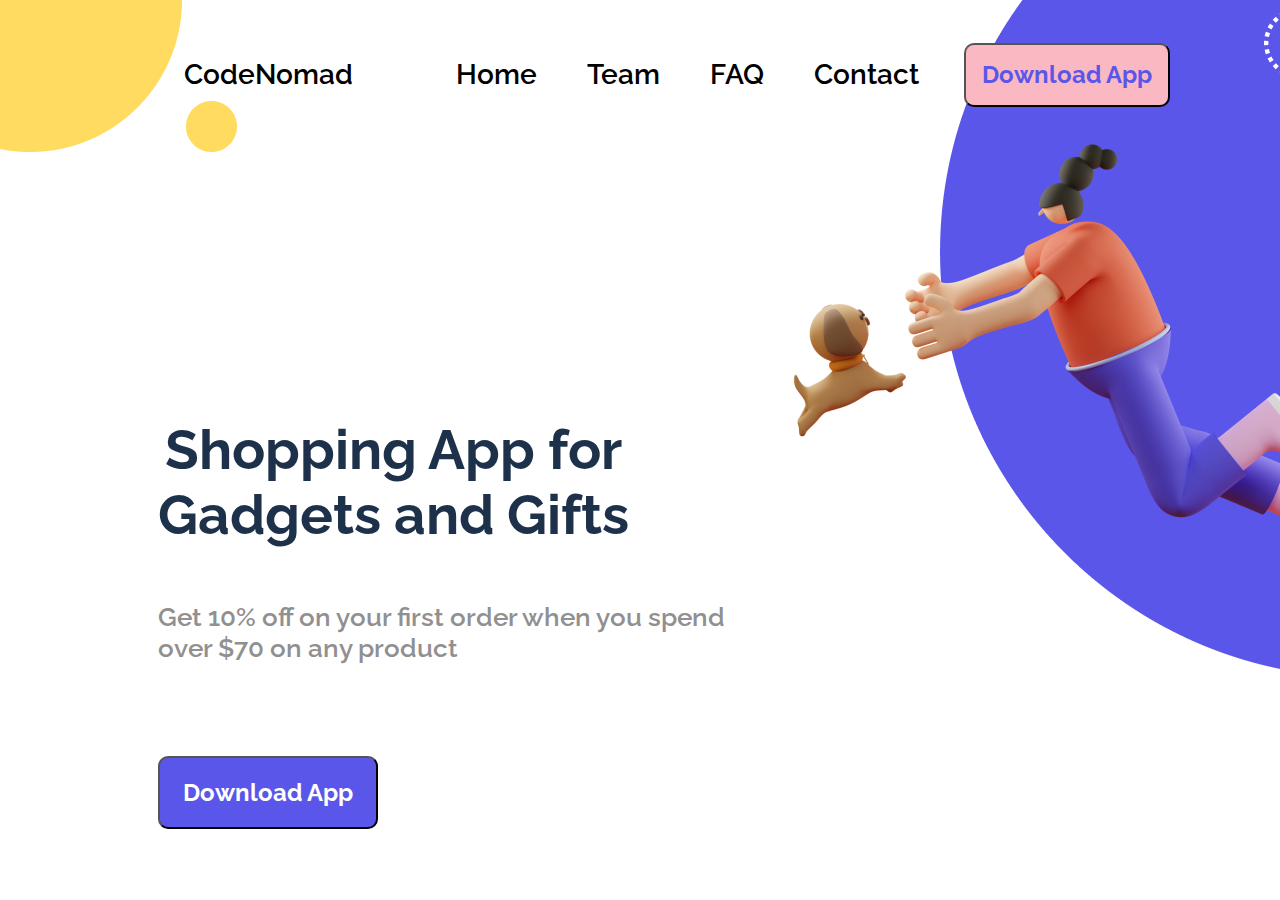
<file: index.html>
<!DOCTYPE html>
<html lang="en">
<head>
    <meta charset="UTF-8">
    <meta http-equiv="X-UA-Compatible" content="IE=edge">
    <meta name="viewport" content="width=device-width, initial-scale=1.0">
    <link rel="preconnect" href="https://fonts.googleapis.com">
<link rel="preconnect" href="https://fonts.gstatic.com" crossorigin>
<link href="https://fonts.googleapis.com/css2?family=Abhaya+Libre:wght@400;500;600;700;800&family=Inter:wght@100;200;300;400;500;600;700;
800;900&family=Raleway:ital,wght@0,100;0,200;0,300;0,400;0,500;0,600;0,700;1,100;1,200;1,300;1,400;1,500;1,600&family=Syne:wght@400;500;600;700;800&display=swap" rel="stylesheet">
    <title>Code Nomad</title>
    <link rel="stylesheet" href="codenomad.css">
</head>
<body>
    <div class="container">
        <!-- firstdiv starts  -->
        <div></div>
   <div class="firstdiv">
    <img src="pictures/top ylw ellipse.png" alt="">
   <div class="navbar">
    <a class="navmenu" id="sitename" href="">CodeNomad</a>
    <div class="navmenuouter">
        <a class="navmenu" href="">Home</a>
    <a class="navmenu" href="">Team</a>
    <a class="navmenu" href="">FAQ</a>
    <a class="navmenu" href="">Contact</a>
    </div>
    
    <Button  id="downloadbtn" href="">Download App</Button>
    <img id="username" src="pictures/User name.png" alt="">
    
   </div>
  
   <img id="toppurpleellipse" src="pictures/top purple ellipse.png" alt="">
   <img id="rightyellowelipse" src="pictures/Right ylw elipse.png" alt="">
   <div class="headingnpara">
   <p id="headingfirstdiv">Shopping App for <br>
    Gadgets and Gifts</p>
   <p id="parafirstdiv">Get 10% off on your first order when you spend <br>
    over $70 on any product</p>
    <button id="downloadappbtn">Download App</button>
   </div> 
   <img id="sally4" src="pictures/Sally-4.png" alt="">
   <div class="headingcenter">
  <p id="centerheading">How the app works</p>
   </div>
   <div class="getstarteddiv">
    <div class="phonenbtn">
       <img id="phoneimg" src="pictures/Phone1.png" alt="">
   <button id="getstartedbtn">Get Started</button>  
    </div>
    <div class="headingnparagetstarteddiv">
        <p id="createaccount">Create an Account</p>
        <p id="discoveroriginal">Discover original <br>
            products</p>
            <p id="categories">There are more than 950 categories updated <br>
                daily based on trending websites reviews and <br>
                users rating.</p>
                <img id="purpleelipse" src="pictures/Ellipse 8purple.png" alt="">
    </div>
   <img id="experienceproducts" src="pictures/Experience Products.png" alt="">
   <img id="pinkellipse" src="pictures/Ellipse 10 pink.png" alt="">
   <div class="headingandparaEP">
    <p id="experience">Experience <br>
        products in AR</p>
    <p id="experiencepara">Have you tried Augmented Reality? <br> Stop
        looking at boring galleries and <br> start
        experiences each item.</p>
   </div>
   <div class="thirdsectionphone">
  <img  src="pictures/3rd section phone.png" alt="">
  <div class="textheadingpara">
    <p id="originalplatform">Original platform</p>
  <p id="hottestdeals">Hottest deals <br>
    around the web</p>
  <p id="perfectgift">Find the perfect gift or everyday goods <br>
    right at your finger tips.</p>
  </div>
  
   </div>
  
   </div>

   <div class="pinkbackground">
      <img src="pictures/Save time & Money pinkbackground.png" alt="">
      <p id="headingpinkbackground">Save time & money <br> 
        with exclusive offers <br>
        from top stores</p>
      <img class="btn" src="pictures/Download App.png" href="" alt="">
        <!-- <div class="btn"><button id="btnpinkbackground">Download App</button></div> -->
   </div>
   <img id="sallyphone" src="pictures/Saly-24.png" alt="">
   <img id="phoneimage" src="pictures/Phone.png" alt="">
   </div>
   <div class="seconddiv">
    <div class="socialmedia">
   <img id="socialapps" src="pictures/Bottom Bar.png" alt="">
   <p id="copywrite">Copyright 2022 - Aman Garg</p>
   <p id="website">Website - http://amangarg.unaux.com</p>
   </div>
   </div>
   
   <!-- firstdiv closes -->
    </div>
</body>
</html>
</file>
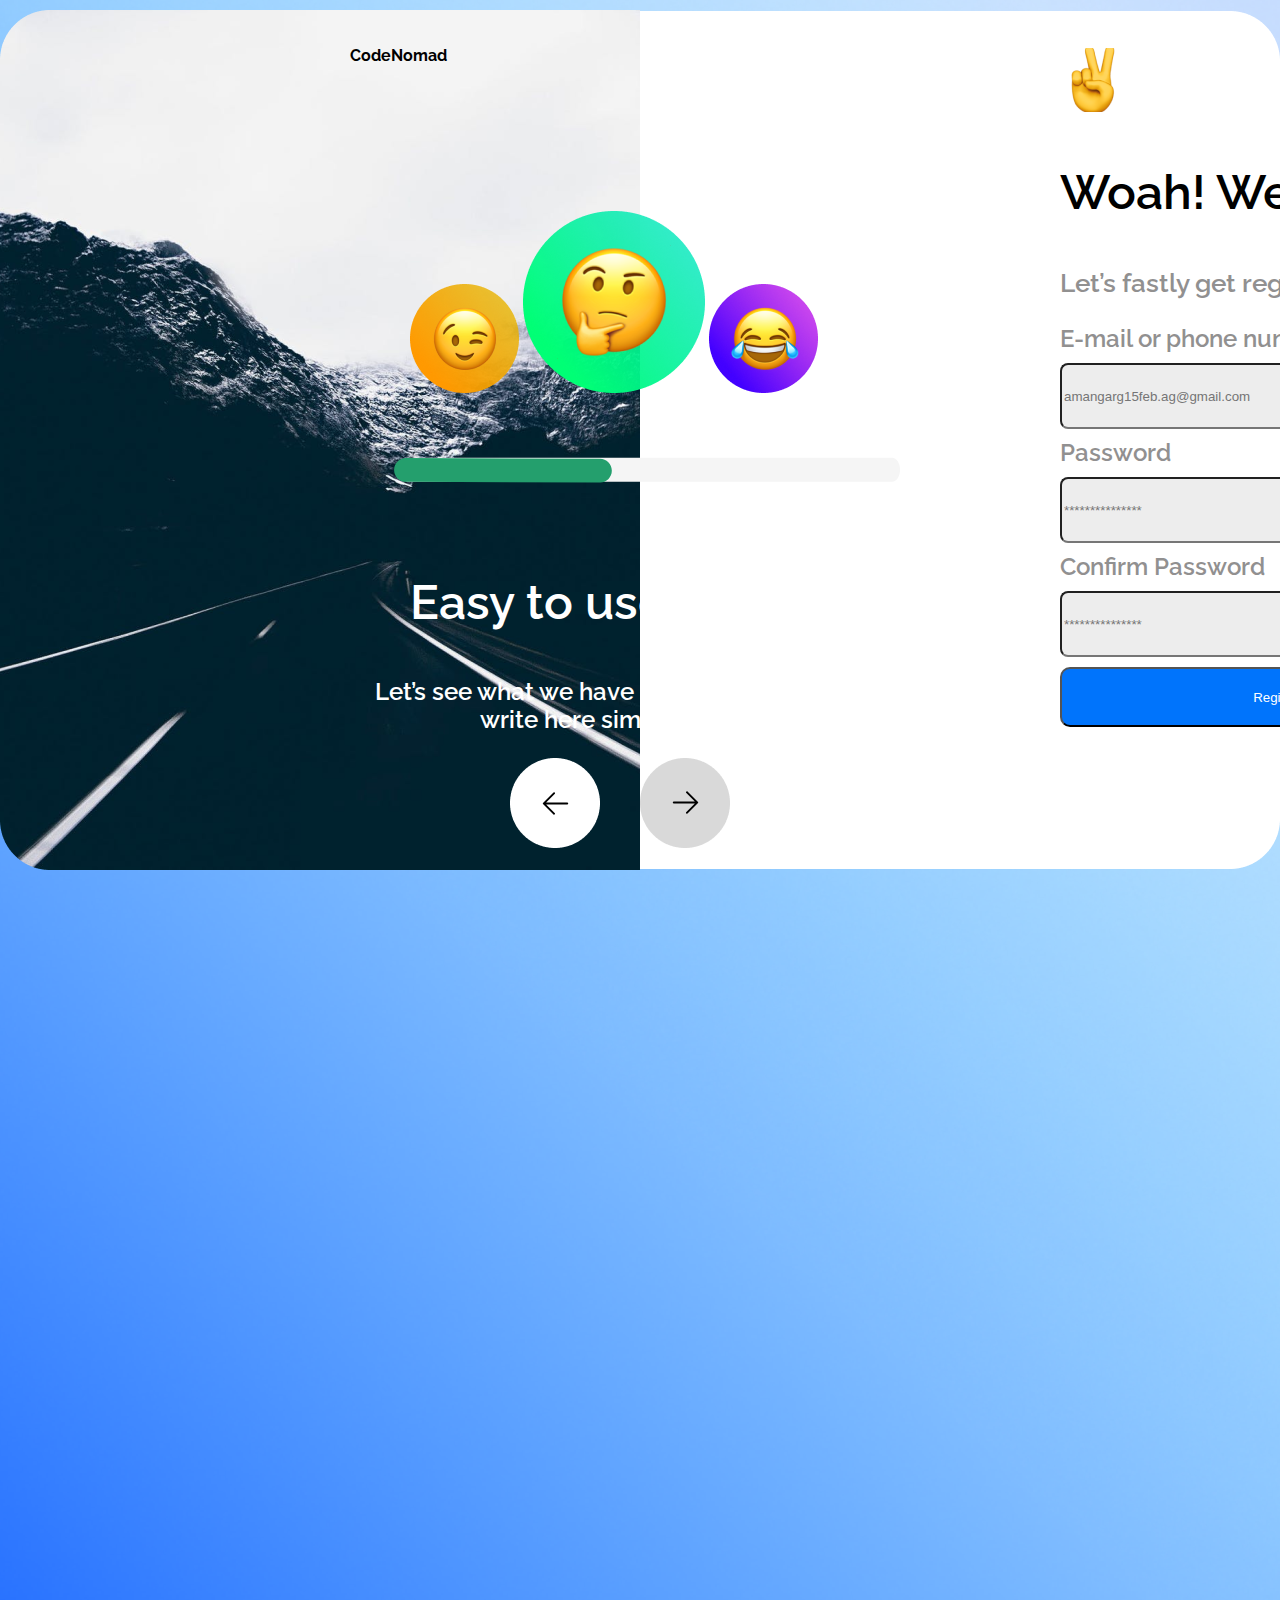
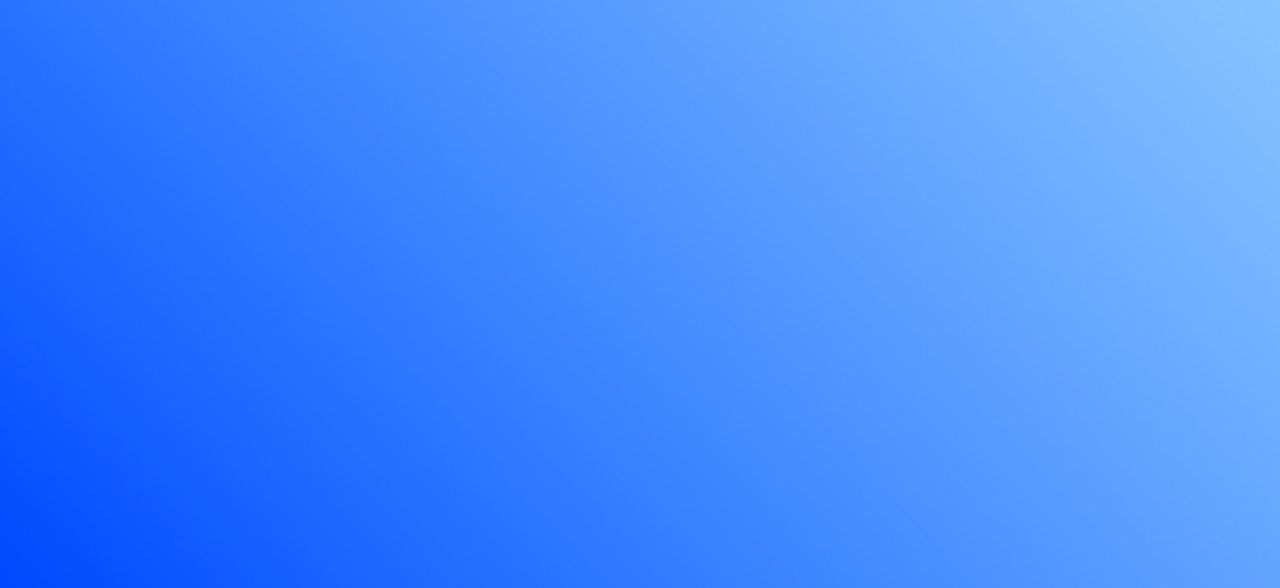
<file: login.html>
<!DOCTYPE html>
<html lang="en">
<head>
    <meta charset="UTF-8">
    <meta http-equiv="X-UA-Compatible" content="IE=edge">
    <meta name="viewport" content="width=device-width, initial-scale=1.0">
    <link rel="preconnect" href="https://fonts.googleapis.com">
<link rel="preconnect" href="https://fonts.gstatic.com" crossorigin>
<link href="https://fonts.googleapis.com/css2?family=Abhaya+Libre:wght@400;500;600;700;800&family=Inter:wght@100;200;300;400;500;600;700;800;900&family=Raleway:ital,wght@0,100;0,200;0,300;0,400;0,500;0,600;0,700;1,100;1,200;1,300;1,400;1,500;1,600&family=Syne:wght@400;500;600;700;800&display=swap" rel="stylesheet">
    <link rel="stylesheet" href="login.css">
    <title>Login</title>
</head>
<body>
    <div class="container" >
  <div class="backgroundimage">
    <div class="images">
       
        <img src="pictures/Rectangle 2.png" alt="">
        <img src="pictures/Rectangle 3.png" alt="">
        
    </div>
        <p id="sitename">CodeNomad</p>
        <div class="emojies">
         <img src="pictures/First Emoji.png" alt="">
        <img src="pictures/Second Emoji.png" alt="">
        <img src="pictures/Third Emoji.png" alt="">   
        </div>
        <svg id="svg" width="500" height="25" viewBox="0 0 500 25" fill="none" xmlns="http://www.w3.org/2000/svg">
            <path d="M500 12.8555C500 19.4783 496.458 24.8555 492.095 24.8555H7.90514C3.54229 24.8555 0 19.4783 0 12.8555C0 6.23271 3.54229 0.855515 7.90514 0.855515H492.095C496.458 0.855515 500 6.23271 500 12.8555Z" fill="#F5F5F5"/>
            </svg>
            <svg id="svg1" width="218" height="25" viewBox="0 0 218 25" fill="none" xmlns="http://www.w3.org/2000/svg">
                <path d="M205.958 0.708919C212.52 0.731519 217.831 6.06913 217.821 12.6308C217.811 19.1925 212.484 24.4935 205.923 24.4709L11.9761 23.8029C5.41443 23.7803 0.10311 18.4426 0.112918 11.881C0.122726 5.31929 5.44994 0.0183208 12.0116 0.0409207L205.958 0.708919Z" fill="url(#paint0_linear_9_28)"/>
                <defs>
                <linearGradient id="paint0_linear_9_28" x1="94.1132" y1="12.5957" x2="137.713" y2="12.6286" gradientUnits="userSpaceOnUse">
                <stop offset="0.14" stop-color="#249F6D"/>
                <stop offset="0.31" stop-color="#249F6D"/>
                <stop offset="0.48" stop-color="#249F6D"/>
                </linearGradient>
                </defs>
                </svg>
                
            <div class="headandpara">
   <p id="dashboard">Easy to use Dashboard</p>
   <p id="para">Let’s see what we have new, check it out!So maybe <br>
    write here simething more hehe.</p>
    <div class="arrows">
        <img src="pictures/Left arrow.png" alt="">
    <img src="pictures/Right Arrow.png" alt="">
    </div>
    <div class="imgandheading">
      <img id="img2" src="pictures/image 307.png" alt=""> 
      <p id="wao">Woah! We met again</p> 
      <p id="letsregister">Let’s fastly get registered</p>
      <div class="register">
        <label class="label" for="email">E-mail or phone number</label>
      <input class="textboxes" type="email" placeholder="amangarg15feb.ag@gmail.com">
      <label class="label" for="password">Password</label>
      <input class="textboxes" type="password" placeholder="***************">
      <label class="label" for="password">Confirm Password</label>
      <input class="textboxes" type="password" placeholder="***************">
      <button id="registerbtn">Register</button>
      <p id="login1">Have an account? <a href="">Login</a></p>
      </div>
      
    </div>
    

            </div>
    </div>
    
<!-- <img src="pictures/background.png" alt=""> -->
  </div>
    </div>
</body>
</html>
</file>
<file: codenomad.css>
body{
    margin:0;
    padding:0;
}
.container{
    width:100vw;
    position: relative;
    display: flex;
    flex-direction: column;
    height: 100vh;
    overflow-x:hidden ;
    /* scrollbar-width: none; */
    /* white-space: nowrap; */
}
.firstdiv{
    width: 100vw;
    left:184px;
    top:58px; 
    /* background-image: url(pictures/First\ Section.png); */
}
.seconddiv{
    /* width: 100vw; */
    position: relative;
    left: -280px;
    
}
.navbar{
    position: absolute;
    left:184px;
    top:58px;
    display: flex;
    flex-direction: row;
    gap:103px;
    font-family: 'Raleway';
font-style: normal;
width: 100vw; 
    /* align-items: center; */
    /* justify-content: space-between; */
}
.navmenu{
    font-weight: 600;
font-size: 28px;
line-height: 33px;
/* identical to box height */
display: flex;
align-items: center;
text-align: center;
color: #000000;
text-decoration: none;

}
.navmenuouter{
    display: flex;
    flex-direction: row;
    gap:50px;
    border:none;
}
#sally4{
    position: absolute;
    top:5px;
    left:720px;
}
#downloadbtn{
    background: #FAB8C2;
    border-radius: 10px;
    font-family: 'Raleway';
    font-style: normal;
    font-weight: 700;
    font-size: 24px;
    line-height: 28px;
    display: flex;
    align-items: center;
    text-align: center;
    z-index: 1;
    color: #5A56E9;
    position: absolute;
    left:780px;
    padding:16px;
    top:-15px;
}
#toppurpleellipse{
    position: absolute;
    /* left: 1450px; */
    left: 940px;

}
#username{
    position: absolute;
    left: 1080px;
    top: -50px;
    z-index: 1;
    /* left: 1580px; */
}
#rightyellowelipse{
    left: 800px;
    right: 41.67%;
    top: 3.2%;
    bottom: 95.79%;
}
.headingnpara{
    position:relative;
 left:158px;
 top:206px;
 font-family: 'Raleway';
font-style: normal;
}
#headingfirstdiv{
    font-weight: 700;
font-size: 55px;
line-height: 65px;
display: flex;
align-items: center;
text-align: center;

color: #1D324A;
}
#parafirstdiv{
    font-weight: 600;
font-size: 26px;
line-height: 31px;
display: flex;
align-items: center;

color: #919090;
}
.headingcenter{
    position: relative;
    left: 500px;
    right:501px;
top: 370px;
align-items: center;
text-align: center;
}
#centerheading
{
font-family: 'Raleway';
font-style: normal;
font-weight: 700;
font-size: 48px;
line-height: 56px;
display: flex;
color: #1D324A;
}
#downloadappbtn{
    position: relative;
width: 220px;
height: 73px;
top: 66px;
background: #5A56E9;
border-radius: 10px;
font-family: 'Raleway';
font-style: normal;
font-weight: 700;
font-size: 24px;
line-height: 28px;
/* display: flex;
align-items: center;
text-align: center; */

color: #FFFFFF;
}
.phonenbtn{
    position: relative;
    left: -80px;
}
#phoneimg{
    position: relative;
    left:260px;
    top:480px;
}
#getstartedbtn{
    position: absolute;
top: 930px;
left:350px;
bottom: 70.92%;
font-family: 'Raleway';
font-style: normal;
font-weight: 700;
font-size: 16px;
line-height: 19px;
display: flex;
align-items: center;
text-align: center;
/* width:212px; */
color: #5A56E9;
background: #FFFFFF;
border-radius: 8px;
border: white;
padding:24px 35px;
}
.getstarteddiv{
    display:flex;
    flex-direction: row;
    align-items: center;
}
.headingnparagetstarteddiv{
    font-family: 'Raleway';
    font-style: normal; 
    position: relative;
    top:470px;
    left:400px;
    /* gap:29px; */
}
#createaccount{
    font-weight: 700;
font-size: 32px;
line-height: 38px;
/* identical to box height */
width: 300px;
display: flex;
align-items: center;
text-align: center;

color: #5A56E9;
}
#discoveroriginal{
    font-weight: 700;
font-size: 55px;
line-height: 65px;
display: flex;
align-items: center;
width:600px;
color: #1D324A;
}
#categories{
    font-weight: 600;
font-size: 28px;
line-height: 33px;
display: flex;
align-items: center;
width: 700px;
color: #919090;
}
#purpleelipse{
    position: relative;
    left:350px;
    top:140px;
}
#experienceproducts{
    position: relative;
    top:1400px;
    left:-880px;
}
#pinkellipse{
    position: relative;
    left:-1550px;
    top:1750px;
}
.headingandparaEP{
    font-family: 'Raleway';
    font-style: normal;
    position: relative;
    top:1350px;    
    left:-2100px;
}
#experience{
    font-weight: 700;
font-size: 64px;
line-height: 75px;
display: flex;
align-items: center;

color: #000000;
width: 447px;
}
#experiencepara{
    font-weight: 600;
font-size: 28px;
line-height: 33px;
display: flex;
align-items: center;

color: #919090;
width: 606px;
}
.thirdsectionphone{
position: absolute;
top:3050px;
left:150px;
display: flex;
flex-direction: row;
/* align-items: center; */
}
.textheadingpara{
    font-family: 'Raleway';
    font-style: normal; 
    position: relative;
left:330px; 
top:120px;
}
#originalplatform{
    font-weight: 700;
font-size: 32px;
line-height: 38px;
/* identical to box height */

display: flex;
align-items: center;

color: #5A56E9;
}
#hottestdeals{
    font-weight: 700;
font-size: 64px;
line-height: 75px;
display: flex;
align-items: center;
color: #1D324A;

}
#perfectgift{
    font-weight: 600;
    font-size: 28px;
    line-height: 33px;
    display: flex;
    align-items: center;
    
    color: #919090;
}
.pinkbackground{
    position: relative;
    top:2480px;
    left:70px;
}
#headingpinkbackground{
    font-weight: 600;
font-size: 53px;
line-height: 62px;
display: flex;
align-items: center;
width: 509px;
font-family: 'Raleway';
font-style: normal;
color: #5A56E9;
position: relative;
/* top:2000px; */
top:-620px;
left:50px;
}
.btn{
     position: absolute;
    top: 400px;
    left:75px;
}
#sallyphone{
    position: relative;
     top:1167px;
     left:480px;
}
#phoneimage{
    position: relative;
    top:865px;
    left:-90px;
}
.socialmedia{
    position: relative;
    top: 1320px;
    left:380px;
}
#copywrite{
    font-family: 'Raleway';
    font-style: normal;
    font-weight: 700;
    font-size: 24px;
    line-height: 28px;
    display: flex;
    align-items: center;
    letter-spacing: 0.02em;
    
    color: #000000;
    position: relative;
    left:400px;
    top:-90px;
}
#website{
    font-family: 'Raleway';
    font-style: normal;
    font-weight: 500;
    font-size: 24px;
    line-height: 28px;
    display: flex;
    letter-spacing: 0.02em;
    text-align: center;
    color: #000000;
    position: relative;
    left:350px;
    top:-80px;
}
</file>
<file: login.css>
body{
    margin: 0;
    padding: 0;
}
.container{
    width:100vw;
}
.backgroundimage{
    background-image: url(pictures/background.png);
    width:100vw;
    background-size: cover;
    background-repeat: no-repeat;
   margin-left:0;
   margin-right: 0;
}
/* #backgroundimg{

} */
.dekstop{
    width:100vw;
    /* background-image: url(pictures/Desktop\ -\ 1.png); */
    /* display: flex;
    align-items: center;
    justify-content: center; */
    position: relative;
    left: 1000px;
    /* width:100vw; */
}
.images{
    display: flex;
    flex-direction: row;
    align-items: center;
    justify-content: center;
     position: relative;
    /* left:300px; */ 
    top:10px;

}
#sitename{
    /* z-index:1; */
    position:relative;
    top:-830px;
    left:350px;
    font-family: 'Raleway';
font-style: normal;
font-weight: 700;
font-size: 16px;
line-height: 19px;
/* identical to box height */

display: flex;
align-items: center;
text-align: center;

color: #000000;
}
.emojies{
    position: relative;
    top:-700px;
    left:410px;
    gap:100px;

}
#svg{
    position: relative;
    left:400px;
    top: -640px;
}
#svg1{
    position: relative;
    left:-110px;
    /* right:2500px; */
    top: -639px;
}
.headandpara{
    position: relative;
    top:-600px;
    left:410px;
    font-family: 'Raleway';
font-style: normal;


color: #FFFFFF;
}
#dashboard{
    font-weight: 600;
font-size: 48px;
line-height: 56px;
display: flex;
align-items: center;
text-align: center;

color: #FFFFFF;
}
#para{
    font-weight: 600;
font-size: 24px;
line-height: 28px;
display: flex;
align-items: center;
text-align: center;
position: relative;
left:-35px;
color: #FFFFFF;
}
.arrows{
    position: relative;
    left:100px;
    display: flex;
    gap:40px;
}
/* #img2{
    position: relative;
    left:650px;
    top:-800px;
} */
.imgandheading{
    position: relative;
    left:650px;
    top:-800px;
    font-family: 'Raleway';
    font-style: normal;
}
#wao{
    
    font-weight: 600;
    font-size: 48px;
    line-height: 56px;
    display: flex;
    align-items: center;
    text-align: center;
    
    color: #000000;
}
#letsregister{
    font-weight: 600;
    font-size: 26px;
    line-height: 31px;
    /* identical to box height */
    
    display: flex;
    align-items: center;
    text-align: center;
    
    color: #919090;
}
.register{
    display: flex;
    flex-direction: column;
    gap:10px;

}
.label{
    font-family: 'Raleway';
font-style: normal;
font-weight: 600;
font-size: 24px;
line-height: 28px;
display: flex;
align-items: center;
text-align: center;

color: #919090;

}
.textboxes{
    width: 440px;
height: 60px;
left: 820px;
top: 403px;
background: #EDEDED;
border-radius: 8px;
}
#registerbtn{
    width: 436px;
height: 60px;
left: 824px;
top: 740px;

background: #0074FC;
border-radius: 10px;
color:white;
}
#login1{
    font-family: 'Raleway';
font-style: normal;
font-weight: 600;
font-size: 16px;
line-height: 19px;
/* identical to box height */

display: flex;
align-items: center;
text-align: center;

color: #000000;
position: relative;
left:250px;
top:20px;
}
</file>
